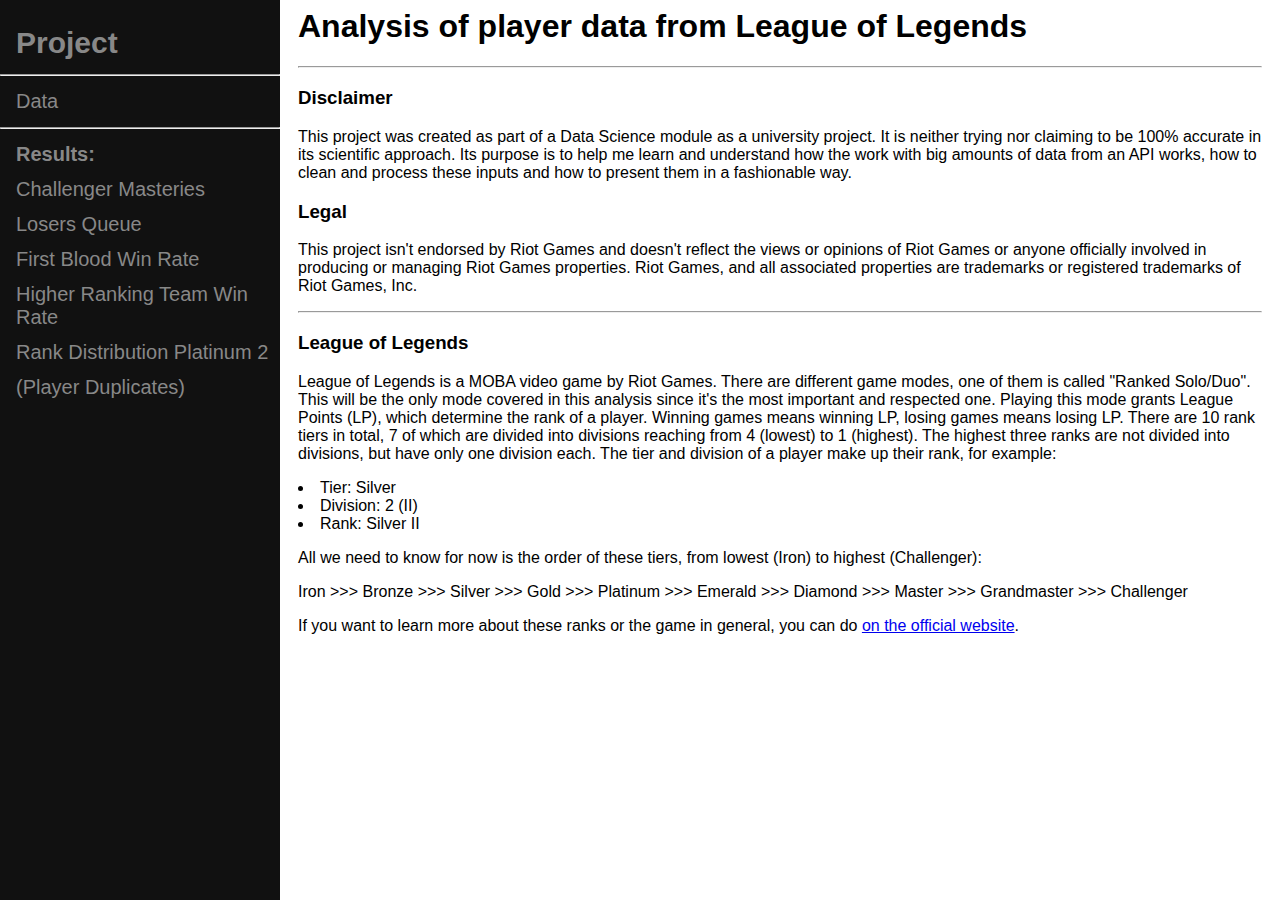
<file: index.html>
<html lang="en">

<head>
    <meta charset="UTF-8">
    <meta name="viewport" content="width=device-width, initial-scale=1.0">
    <title>League of Legends Analysis</title>
</head>
<link rel="stylesheet" href="styles.css">

<body>
    <div class="sidenav">
        <a href="index.html" style="font-size:30px"><strong>Project</strong></a>
        <hr>
        <a href="data.html">Data</a>
        <hr>
        <z>Results:</z>
        <a href="challenger_masteries.html">Challenger Masteries</a>
        <a href="losers_queue.html">Losers Queue</a>
        <a href="first_blood_win_rate.html">First Blood Win Rate</a>
        <a href="higher_ranking_team_win_rate.html">Higher Ranking Team Win Rate</a>
        <a href="rank_distribution_platinum_2.html">Rank Distribution Platinum 2</a>
        <a href="player_duplicates.html">(Player Duplicates)</a>
    </div>
    <div class="main">
        <h1>Analysis of player data from League of Legends</h1>
        <hr>
        <h3>Disclaimer</h3>
        <p>This project was created as part of a Data Science module as a university project. It is neither
            trying nor claiming to be 100% accurate in its scientific approach. Its purpose is to help me learn and
            understand how the work with
            big amounts of data from an API works, how to clean and process these inputs and how to present them in a
            fashionable way.
        </p>
        <h3>Legal</h3>
        <p>This project isn't endorsed by Riot Games and doesn't reflect the views or opinions of Riot Games or anyone
            officially involved in producing or managing Riot Games properties. Riot Games, and all associated
            properties are trademarks or registered trademarks of Riot Games, Inc.
        </p>
        <hr>
        <h3>League of Legends</h3>
        <p>League of Legends is a MOBA video game by Riot Games. There are different game modes, one of them is called
            "Ranked Solo/Duo". This will be the only mode covered in this analysis since it's the most important and
            respected one. Playing this mode grants League Points (LP), which determine the rank of a player. Winning
            games means winning LP, losing games means losing LP. There are 10 rank tiers in total, 7 of which are
            divided into divisions reaching from 4 (lowest) to 1 (highest). The highest three ranks are not divided into
            divisions, but have only one division each. The tier and division of a player make up
            their rank, for example:
        </p>
        <li>
            <il>Tier: Silver</il>
        </li>
        <li>
            <il>Division: 2 (II)</il>
        </li>
        <li>
            <il>Rank: Silver II</il>
        </li>
        <p>All we need to know for now is the order of these tiers, from lowest (Iron) to highest (Challenger):</p>
        <p>Iron >>> Bronze >>> Silver >>> Gold >>> Platinum >>> Emerald >>> Diamond >>> Master >>> Grandmaster >>>
            Challenger</p>
        <p>If you want to learn more about these ranks or the game in general, you can do <a
                href="https://support-leagueoflegends.riotgames.com/hc/en-us/articles/4406004330643-Ranked-Tiers-Divisions-and-Queues"
                target="_blank">on the official website</a>.
        </p>
    </div>
</body>

</html>
</file>
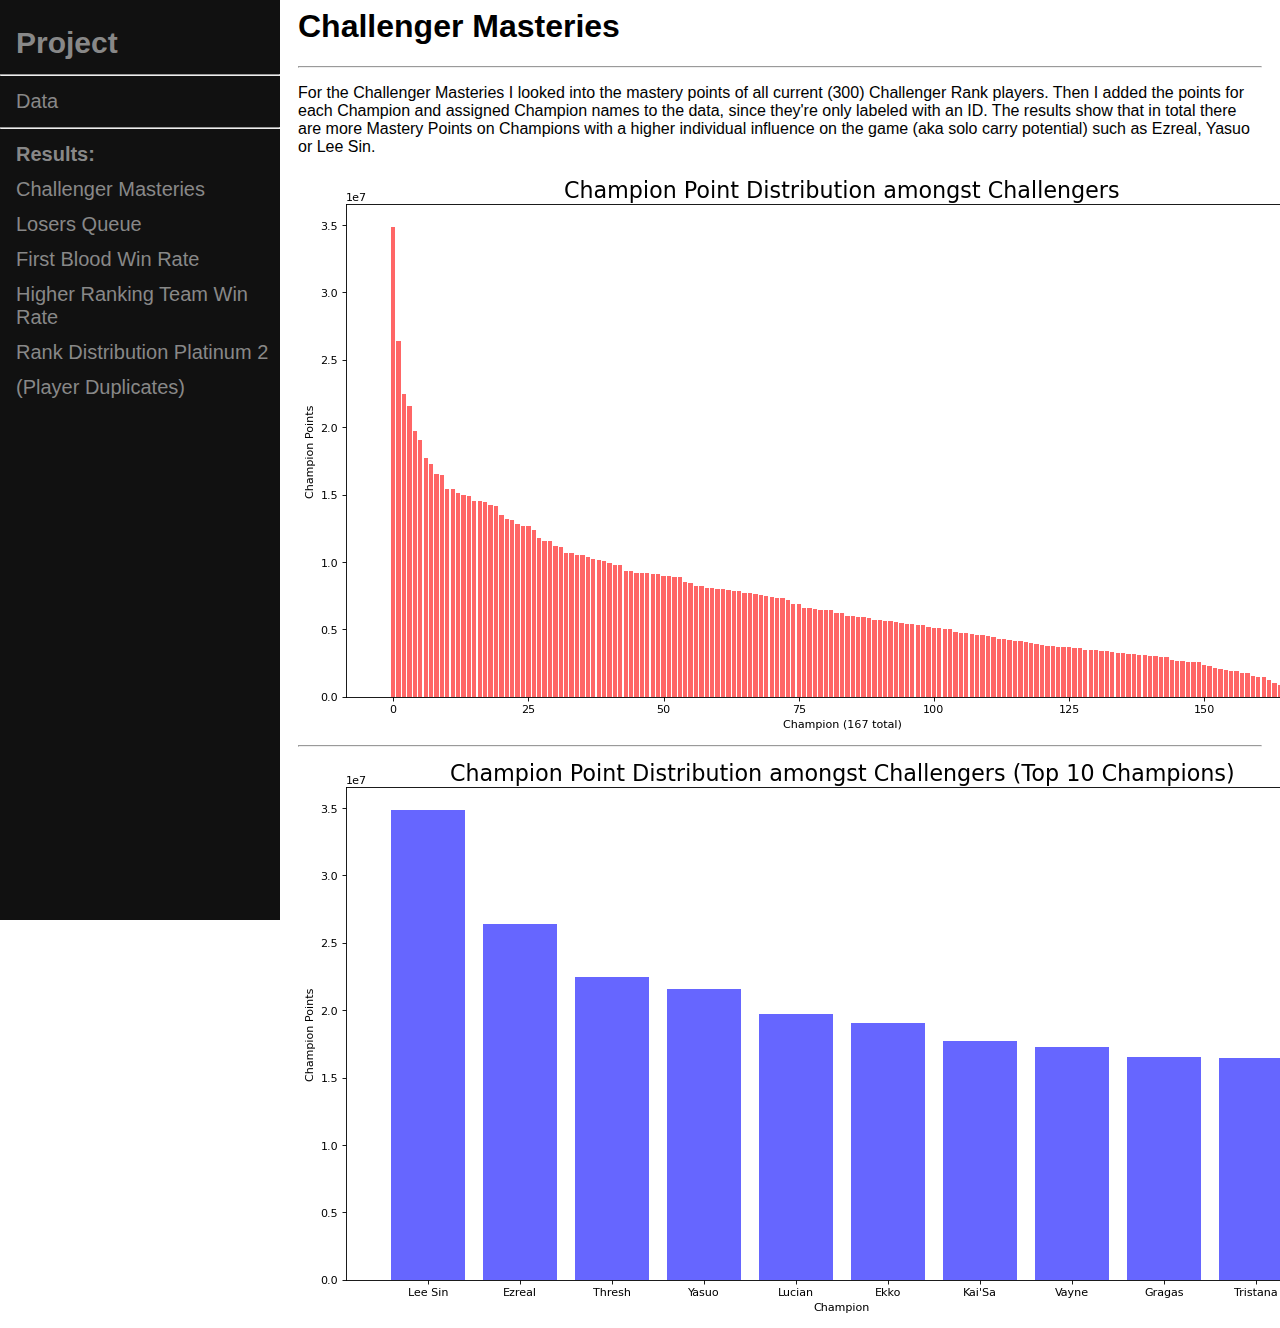
<file: challenger_masteries.html>
<html lang="en">

<head>
    <meta charset="UTF-8">
    <meta name="viewport" content="width=device-width, initial-scale=1.0">
    <title>League of Legends Analysis</title>
</head>
<link rel="stylesheet" href="styles.css">

<body>
    <div class="sidenav">
        <a href="index.html" style="font-size:30px"><strong>Project</strong></a>
        <hr>
        <a href="data.html">Data</a>
        <hr>
        <z>Results:</z>
        <a href="challenger_masteries.html">Challenger Masteries</a>
        <a href="losers_queue.html">Losers Queue</a>
        <a href="first_blood_win_rate.html">First Blood Win Rate</a>
        <a href="higher_ranking_team_win_rate.html">Higher Ranking Team Win Rate</a>
        <a href="rank_distribution_platinum_2.html">Rank Distribution Platinum 2</a>
        <a href="player_duplicates.html">(Player Duplicates)</a>
    </div>
    <div class="main">
        <h1>Challenger Masteries</h1>
        <hr>
        <p>
            For the Challenger Masteries I looked into the mastery points of all current (300) Challenger Rank players.
            Then I added the points for each Champion and assigned Champion names to the data, since they're only
            labeled with an ID. The results show that in total there are more Mastery Points on Champions with a higher
            individual influence on the game (aka solo carry potential) such as Ezreal, Yasuo or Lee Sin.
        </p>
        <img src="./img/challenger_masteries.png" alt="Challenger Mastery Points Distribution">
        <hr>
        <img src="./img/challenger_masteries_top10.png" alt="Challenger Mastery Points Distribution Top 10">

    </div>
</body>

</html>
</file>
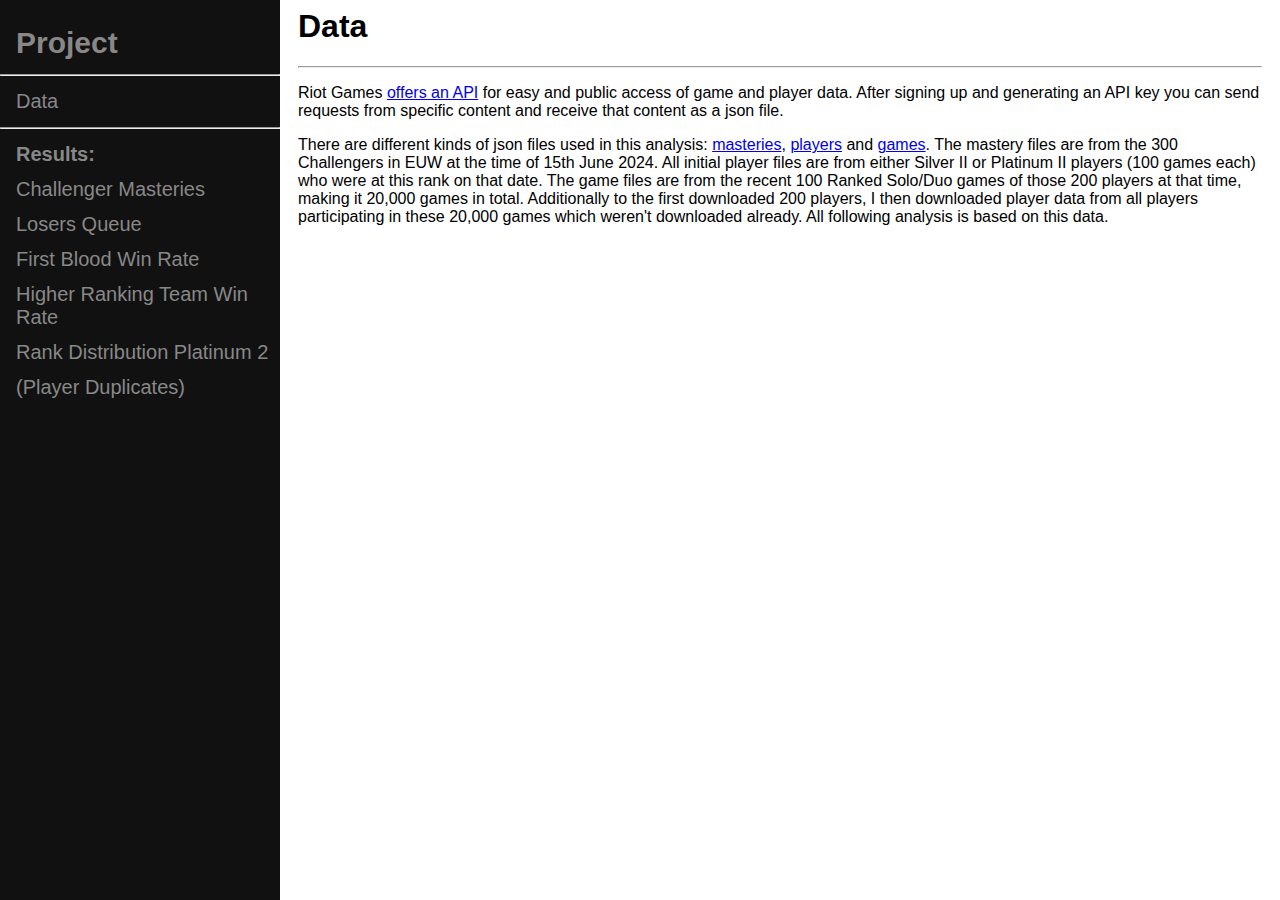
<file: data.html>
<html lang="en">

<head>
    <meta charset="UTF-8">
    <meta name="viewport" content="width=device-width, initial-scale=1.0">
    <title>League of Legends Analysis</title>
</head>
<link rel="stylesheet" href="styles.css">

<body>
    <div class="sidenav">
        <a href="index.html" style="font-size:30px"><strong>Project</strong></a>
        <hr>
        <a href="data.html">Data</a>
        <hr>
        <z>Results:</z>
        <a href="challenger_masteries.html">Challenger Masteries</a>
        <a href="losers_queue.html">Losers Queue</a>
        <a href="first_blood_win_rate.html">First Blood Win Rate</a>
        <a href="higher_ranking_team_win_rate.html">Higher Ranking Team Win Rate</a>
        <a href="rank_distribution_platinum_2.html">Rank Distribution Platinum 2</a>
        <a href="player_duplicates.html">(Player Duplicates)</a>
    </div>
    <div class="main">
        <h1>Data</h1>
        <hr>
        <p>
            Riot Games <a href="https://developer.riotgames.com/apis" target="_blank">offers an API</a> for easy and
            public access of
            game and player data. After signing up and generating an API key you can send requests from specific content
            and receive that content as a json file.
        </p>
        <p>
            There are different kinds of json files used in this analysis:
            <a href="masteries_puuid_challenger_1.json" target="_blank">masteries</a>,
            <a href="page_1_player_7.json" target="_blank">players</a> and
            <a href="EUW1_69450_altered.json" target="_blank">games</a>.
            The mastery files are from the 300 Challengers in EUW at the time of 15th June 2024. All initial player
            files are from either Silver II or Platinum II players (100 games each) who were at this rank on that date.
            The game files are from the recent 100 Ranked Solo/Duo games of those 200 players at that time, making it
            20,000 games in total. Additionally to the first downloaded 200 players, I then downloaded player
            data from all players participating in these 20,000 games which weren't downloaded already. All following analysis is
            based on this data.
        </p>

    </div>
</body>

</html>
</file>
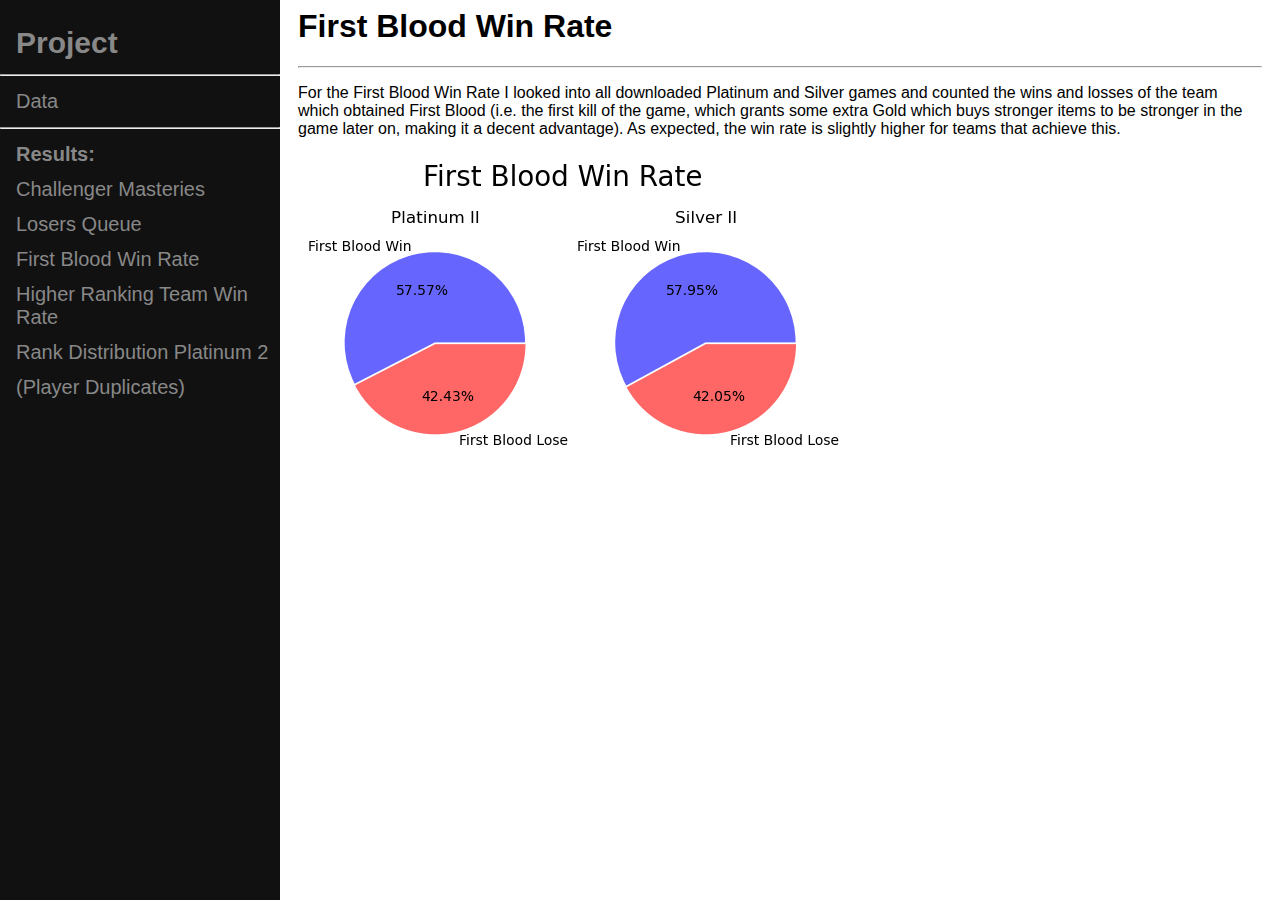
<file: first_blood_win_rate.html>
<html lang="en">

<head>
    <meta charset="UTF-8">
    <meta name="viewport" content="width=device-width, initial-scale=1.0">
    <title>League of Legends Analysis</title>
</head>
<link rel="stylesheet" href="styles.css">

<body>
    <div class="sidenav">
        <a href="index.html" style="font-size:30px"><strong>Project</strong></a>
        <hr>
        <a href="data.html">Data</a>
        <hr>
        <z>Results:</z>
        <a href="challenger_masteries.html">Challenger Masteries</a>
        <a href="losers_queue.html">Losers Queue</a>
        <a href="first_blood_win_rate.html">First Blood Win Rate</a>
        <a href="higher_ranking_team_win_rate.html">Higher Ranking Team Win Rate</a>
        <a href="rank_distribution_platinum_2.html">Rank Distribution Platinum 2</a>
        <a href="player_duplicates.html">(Player Duplicates)</a>
    </div>
    <div class="main">
        <h1>First Blood Win Rate</h1>
        <hr>
        <p>
            For the First Blood Win Rate I looked into all downloaded Platinum and Silver games and counted the wins and
            losses of the team which obtained First Blood (i.e. the first kill of the game, which grants some extra Gold
            which buys stronger items to be stronger in the game later on, making it a decent advantage). As expected,
            the win rate is slightly higher for teams that achieve this.
        </p>
        <img src="./img/first_blood.png" alt="First Blood Win Rate Graph">
    </div>
</body>

</html>
</file>
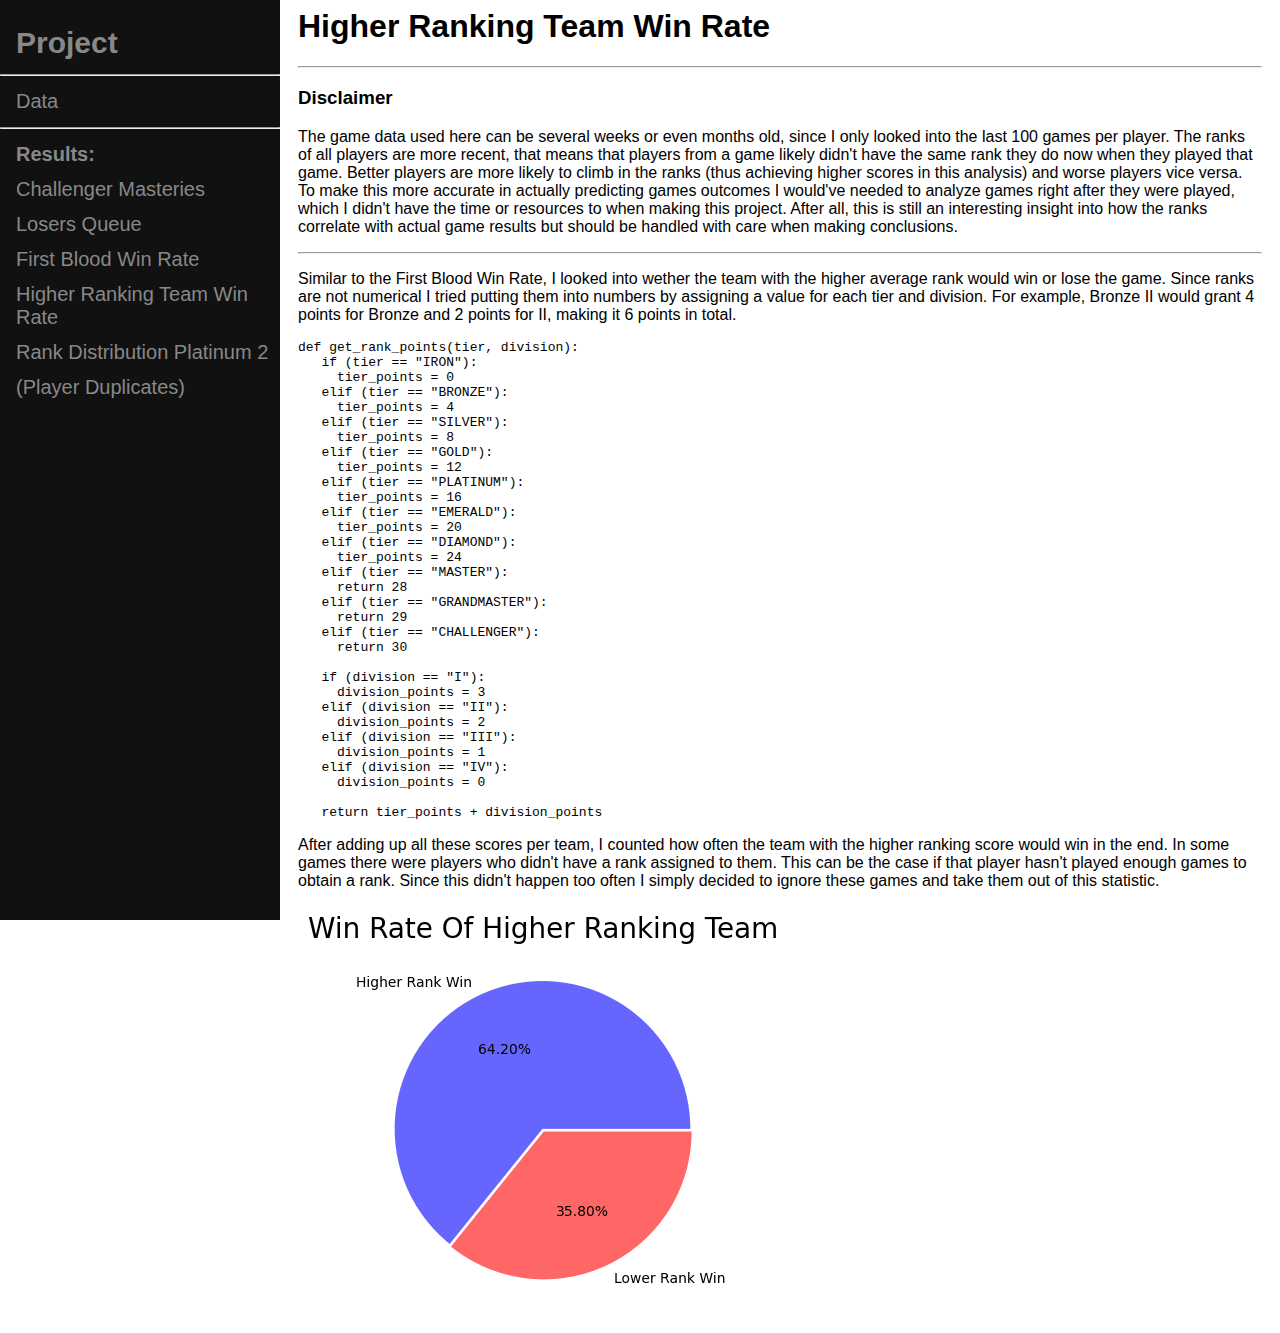
<file: higher_ranking_team_win_rate.html>
<html lang="en">

<head>
    <meta charset="UTF-8">
    <meta name="viewport" content="width=device-width, initial-scale=1.0">
    <title>League of Legends Analysis</title>
</head>
<link rel="stylesheet" href="styles.css">

<body>
    <div class="sidenav">
        <a href="index.html" style="font-size:30px"><strong>Project</strong></a>
        <hr>
        <a href="data.html">Data</a>
        <hr>
        <z>Results:</z>
        <a href="challenger_masteries.html">Challenger Masteries</a>
        <a href="losers_queue.html">Losers Queue</a>
        <a href="first_blood_win_rate.html">First Blood Win Rate</a>
        <a href="higher_ranking_team_win_rate.html">Higher Ranking Team Win Rate</a>
        <a href="rank_distribution_platinum_2.html">Rank Distribution Platinum 2</a>
        <a href="player_duplicates.html">(Player Duplicates)</a>
    </div>
    <div class="main">
        <h1>Higher Ranking Team Win Rate</h1>
        <hr>
        <h3>Disclaimer</h3>
        <p>
            The game data used here can be several weeks or even months old, since I only looked into the last 100 games
            per player. The ranks of all players are more recent, that means that players from a game likely didn't have
            the same rank they do now when they played that game. Better players are more likely to climb in the ranks
            (thus achieving higher scores in this analysis) and worse players vice versa. To make this more accurate in
            actually predicting games outcomes I would've needed to analyze games right after they were played, which I
            didn't have the time or resources to when making this project. After all, this is still an interesting
            insight into how the ranks correlate with actual game results but should be handled with care when making
            conclusions.
        </p>
        <hr>
        <p>
            Similar to the First Blood Win Rate, I looked into wether the team with the higher average rank would win or
            lose the game. Since ranks are not numerical I tried putting them into numbers by assigning a value for each
            tier and division. For example, Bronze II would grant 4 points for Bronze and 2 points for II, making it 6
            points in total.
        </p>
        <code>
            def get_rank_points(tier, division):<br>
        &nbsp;&nbsp;        if (tier == "IRON"):<br>
        &nbsp;&nbsp;&nbsp;&nbsp;            tier_points = 0<br>
        &nbsp;&nbsp;        elif (tier == "BRONZE"):<br>
        &nbsp;&nbsp;&nbsp;&nbsp;            tier_points = 4<br>
        &nbsp;&nbsp;        elif (tier == "SILVER"):<br>
        &nbsp;&nbsp;&nbsp;&nbsp;            tier_points = 8<br>
        &nbsp;&nbsp;        elif (tier == "GOLD"):<br>
        &nbsp;&nbsp;&nbsp;&nbsp;            tier_points = 12<br>
        &nbsp;&nbsp;        elif (tier == "PLATINUM"):<br>
        &nbsp;&nbsp;&nbsp;&nbsp;            tier_points = 16<br>
        &nbsp;&nbsp;        elif (tier == "EMERALD"):<br>
        &nbsp;&nbsp;&nbsp;&nbsp;            tier_points = 20<br>
        &nbsp;&nbsp;        elif (tier == "DIAMOND"):<br>
        &nbsp;&nbsp;&nbsp;&nbsp;            tier_points = 24<br>
        &nbsp;&nbsp;        elif (tier == "MASTER"):<br>
        &nbsp;&nbsp;&nbsp;&nbsp;            return 28<br>
        &nbsp;&nbsp;        elif (tier == "GRANDMASTER"):<br>
        &nbsp;&nbsp;&nbsp;&nbsp;            return 29<br>
        &nbsp;&nbsp;        elif (tier == "CHALLENGER"):<br>
        &nbsp;&nbsp;&nbsp;&nbsp;            return 30<br>
        &nbsp;&nbsp;            <br>
        &nbsp;&nbsp;        if (division == "I"):<br>
        &nbsp;&nbsp;&nbsp;&nbsp;            division_points = 3<br>
        &nbsp;&nbsp;        elif (division == "II"):<br>
        &nbsp;&nbsp;&nbsp;&nbsp;            division_points = 2<br>
        &nbsp;&nbsp;        elif (division == "III"):<br>
        &nbsp;&nbsp;&nbsp;&nbsp;            division_points = 1<br>
        &nbsp;&nbsp;        elif (division == "IV"):<br>
        &nbsp;&nbsp;&nbsp;&nbsp;            division_points = 0<br>
        &nbsp;&nbsp;            <br>
        &nbsp;&nbsp;        return tier_points + division_points<br>
        </code>
        <p>
            After adding up all these scores per team, I counted how often the team with the higher ranking score would
            win in the end. In some games there were players who didn't have a rank assigned to them. This can be the
            case if that player hasn't played enough games to obtain a rank. Since this didn't happen too often I
            simply decided to ignore these games and take them out of this statistic.
        </p>
        <img src="./img/higher_ranking_team.png" alt="Higher Ranking Team Win Rate Graph">
    </div>
</body>

</html>
</file>
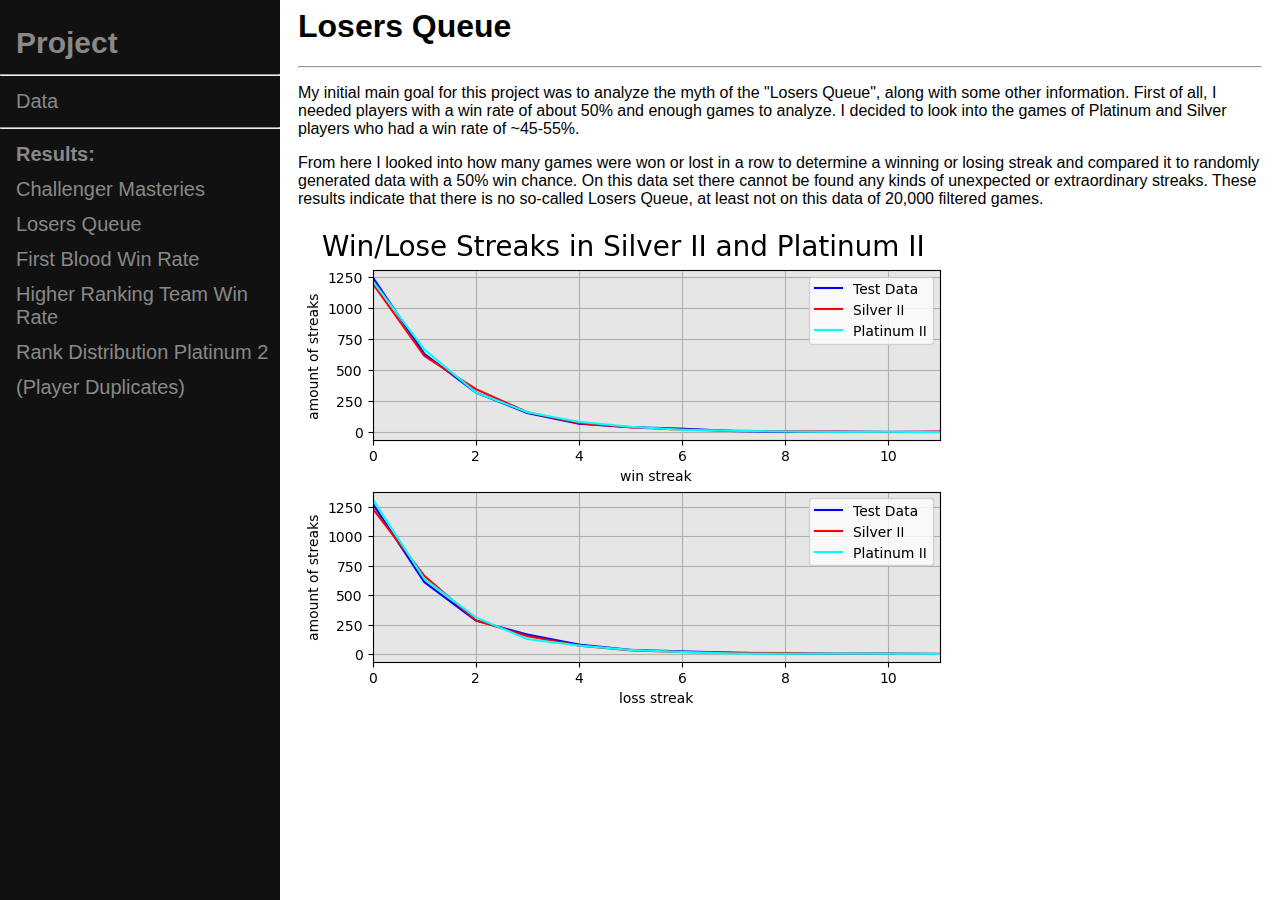
<file: losers_queue.html>
<html lang="en">

<head>
    <meta charset="UTF-8">
    <meta name="viewport" content="width=device-width, initial-scale=1.0">
    <title>League of Legends Analysis</title>
</head>
<link rel="stylesheet" href="styles.css">

<body>
    <div class="sidenav">
        <a href="index.html" style="font-size:30px"><strong>Project</strong></a>
        <hr>
        <a href="data.html">Data</a>
        <hr>
        <z>Results:</z>
        <a href="challenger_masteries.html">Challenger Masteries</a>
        <a href="losers_queue.html">Losers Queue</a>
        <a href="first_blood_win_rate.html">First Blood Win Rate</a>
        <a href="higher_ranking_team_win_rate.html">Higher Ranking Team Win Rate</a>
        <a href="rank_distribution_platinum_2.html">Rank Distribution Platinum 2</a>
        <a href="player_duplicates.html">(Player Duplicates)</a>
    </div>
    <div class="main">
        <h1>Losers Queue</h1>
        <hr>
        <p>
            My initial main goal for this project was to analyze the myth of the "Losers Queue", along with some other
            information. First of all, I needed players with a win rate of about 50% and enough games to analyze. I
            decided to look into the games of Platinum and Silver players who had a win rate of ~45-55%.
        </p>
        <p>
            From here I looked into how many games were won or lost in a row to determine a winning or losing streak and
            compared it to randomly generated data with a 50% win chance. On this data set there cannot be found any
            kinds of unexpected or extraordinary streaks. These results indicate that there is no so-called Losers
            Queue, at least not on this data of 20,000 filtered games.
        </p>
        <img src="./img/losers_queue.png" alt="Losers Queue Graph">
    </div>
</body>

</html>
</file>
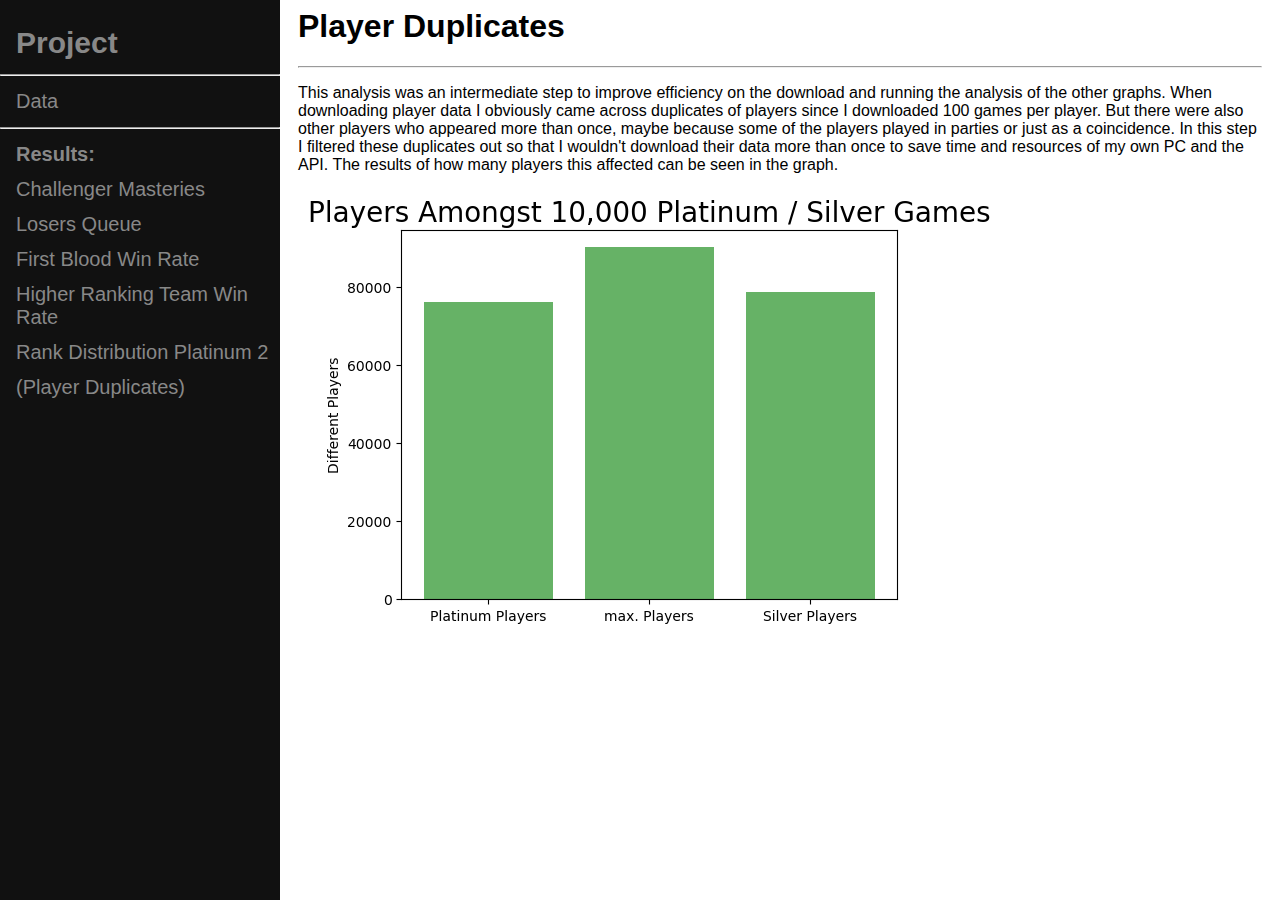
<file: player_duplicates.html>
<html lang="en">

<head>
    <meta charset="UTF-8">
    <meta name="viewport" content="width=device-width, initial-scale=1.0">
    <title>League of Legends Analysis</title>
</head>
<link rel="stylesheet" href="styles.css">

<body>
    <div class="sidenav">
        <a href="index.html" style="font-size:30px"><strong>Project</strong></a>
        <hr>
        <a href="data.html">Data</a>
        <hr>
        <z>Results:</z>
        <a href="challenger_masteries.html">Challenger Masteries</a>
        <a href="losers_queue.html">Losers Queue</a>
        <a href="first_blood_win_rate.html">First Blood Win Rate</a>
        <a href="higher_ranking_team_win_rate.html">Higher Ranking Team Win Rate</a>
        <a href="rank_distribution_platinum_2.html">Rank Distribution Platinum 2</a>
        <a href="player_duplicates.html">(Player Duplicates)</a>
    </div>
    <div class="main">
        <h1>Player Duplicates</h1>
        <hr>
        <p>
            This analysis was an intermediate step to improve efficiency on the download and running the analysis of the
            other graphs. When downloading player data I obviously came across duplicates of players since I downloaded
            100 games per player. But there were also other players who appeared more than once, maybe because some of
            the players played in parties or just as a coincidence. In this step I filtered these duplicates out so that
            I wouldn't download their data more than once to save time and resources of my own PC and the API. The
            results of how many players this affected can be seen in the graph.
        </p>
        <img src="./img/different_players.png" alt="Player Duplicates Graph">
    </div>
</body>

</html>
</file>
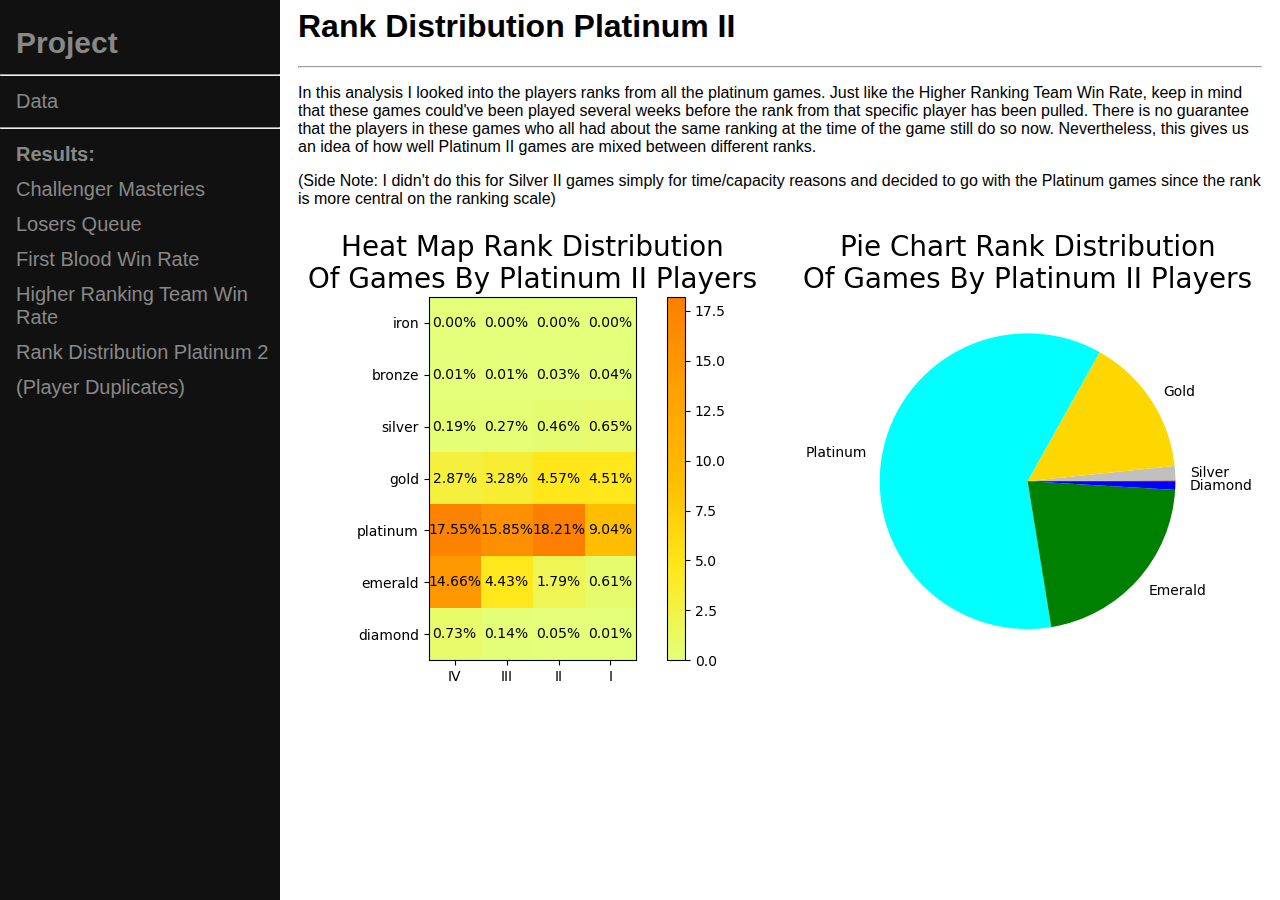
<file: rank_distribution_platinum_2.html>
<html lang="en">

<head>
    <meta charset="UTF-8">
    <meta name="viewport" content="width=device-width, initial-scale=1.0">
    <title>League of Legends Analysis</title>
</head>
<link rel="stylesheet" href="styles.css">

<body>
    <div class="sidenav">
        <a href="index.html" style="font-size:30px"><strong>Project</strong></a>
        <hr>
        <a href="data.html">Data</a>
        <hr>
        <z>Results:</z>
        <a href="challenger_masteries.html">Challenger Masteries</a>
        <a href="losers_queue.html">Losers Queue</a>
        <a href="first_blood_win_rate.html">First Blood Win Rate</a>
        <a href="higher_ranking_team_win_rate.html">Higher Ranking Team Win Rate</a>
        <a href="rank_distribution_platinum_2.html">Rank Distribution Platinum 2</a>
        <a href="player_duplicates.html">(Player Duplicates)</a>
    </div>
    <div class="main">
        <h1>Rank Distribution Platinum II</h1>
        <hr>
        <p>
            In this analysis I looked into the players ranks from all the platinum games. Just like the Higher Ranking
            Team Win Rate, keep in mind that these games could've been played several weeks before the rank from that
            specific player has been pulled. There is no guarantee that the players in these games who all had about the
            same ranking at the time of the game still do so now. Nevertheless, this gives us an idea of how well
            Platinum II games are mixed between different ranks.
        </p>
        <p>
            (Side Note: I didn't do this for Silver II games simply
            for time/capacity reasons and decided to go with the Platinum games since the rank is more central on the
            ranking scale)
        </p>
        <img src="./img/heat_map_rank_distribution.png" alt="Rank Distribution Platinum II Graph">
        <img src="./img/pie_chart_rank_distribution.png" alt="Rank Distribution Platinum II Graph" align="right">
    </div>
</body>

</html>
</file>
<file: styles.css>
div {
    font-family: "arial";
}

.sidenav {
    height: 100%;
    width: 280px;
    position: fixed;
    z-index: 1;
    top: 0;
    left: 0;
    background-color: #111;
    overflow-x: hidden;
    padding-top: 20px;
}

.sidenav a {
    padding: 6px 8px 6px 16px;
    text-decoration: none;
    font-size: 20px;
    color: #888888;
    display: block;
}

.sidenav z {
    padding: 6px 8px 6px 16px;
    text-decoration: none;
    font-weight: 700;
    font-size: 20px;
    color: #888888;
    display: block;
}

.sidenav a:hover {
    color: #f1f1f1;
}

.main {
    margin-left: 280px;
    max-width: 1200px;
    padding: 0px 10px;
}

@media screen and (max-height: 450px) {
    .sidenav {
        padding-top: 15px;
    }

    .sidenav a {
        font-size: 18px;
    }
}
</file>
